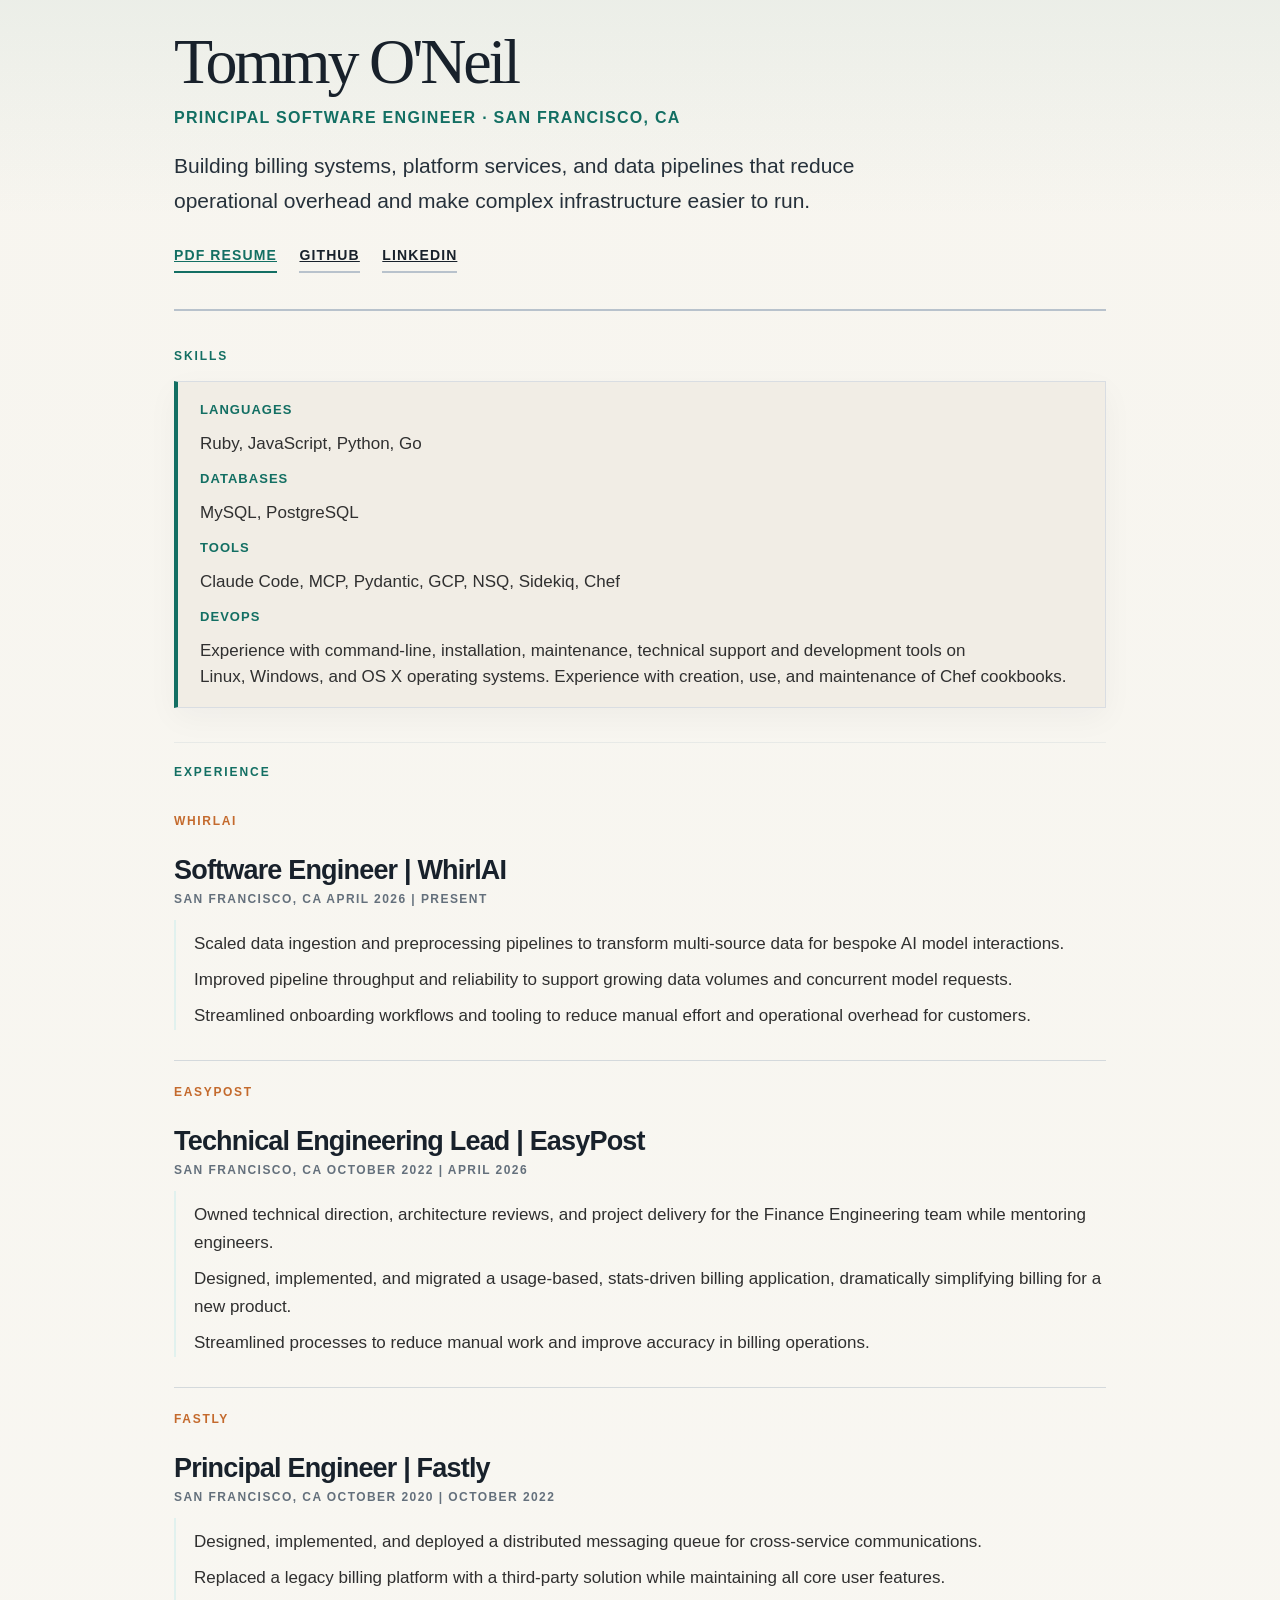
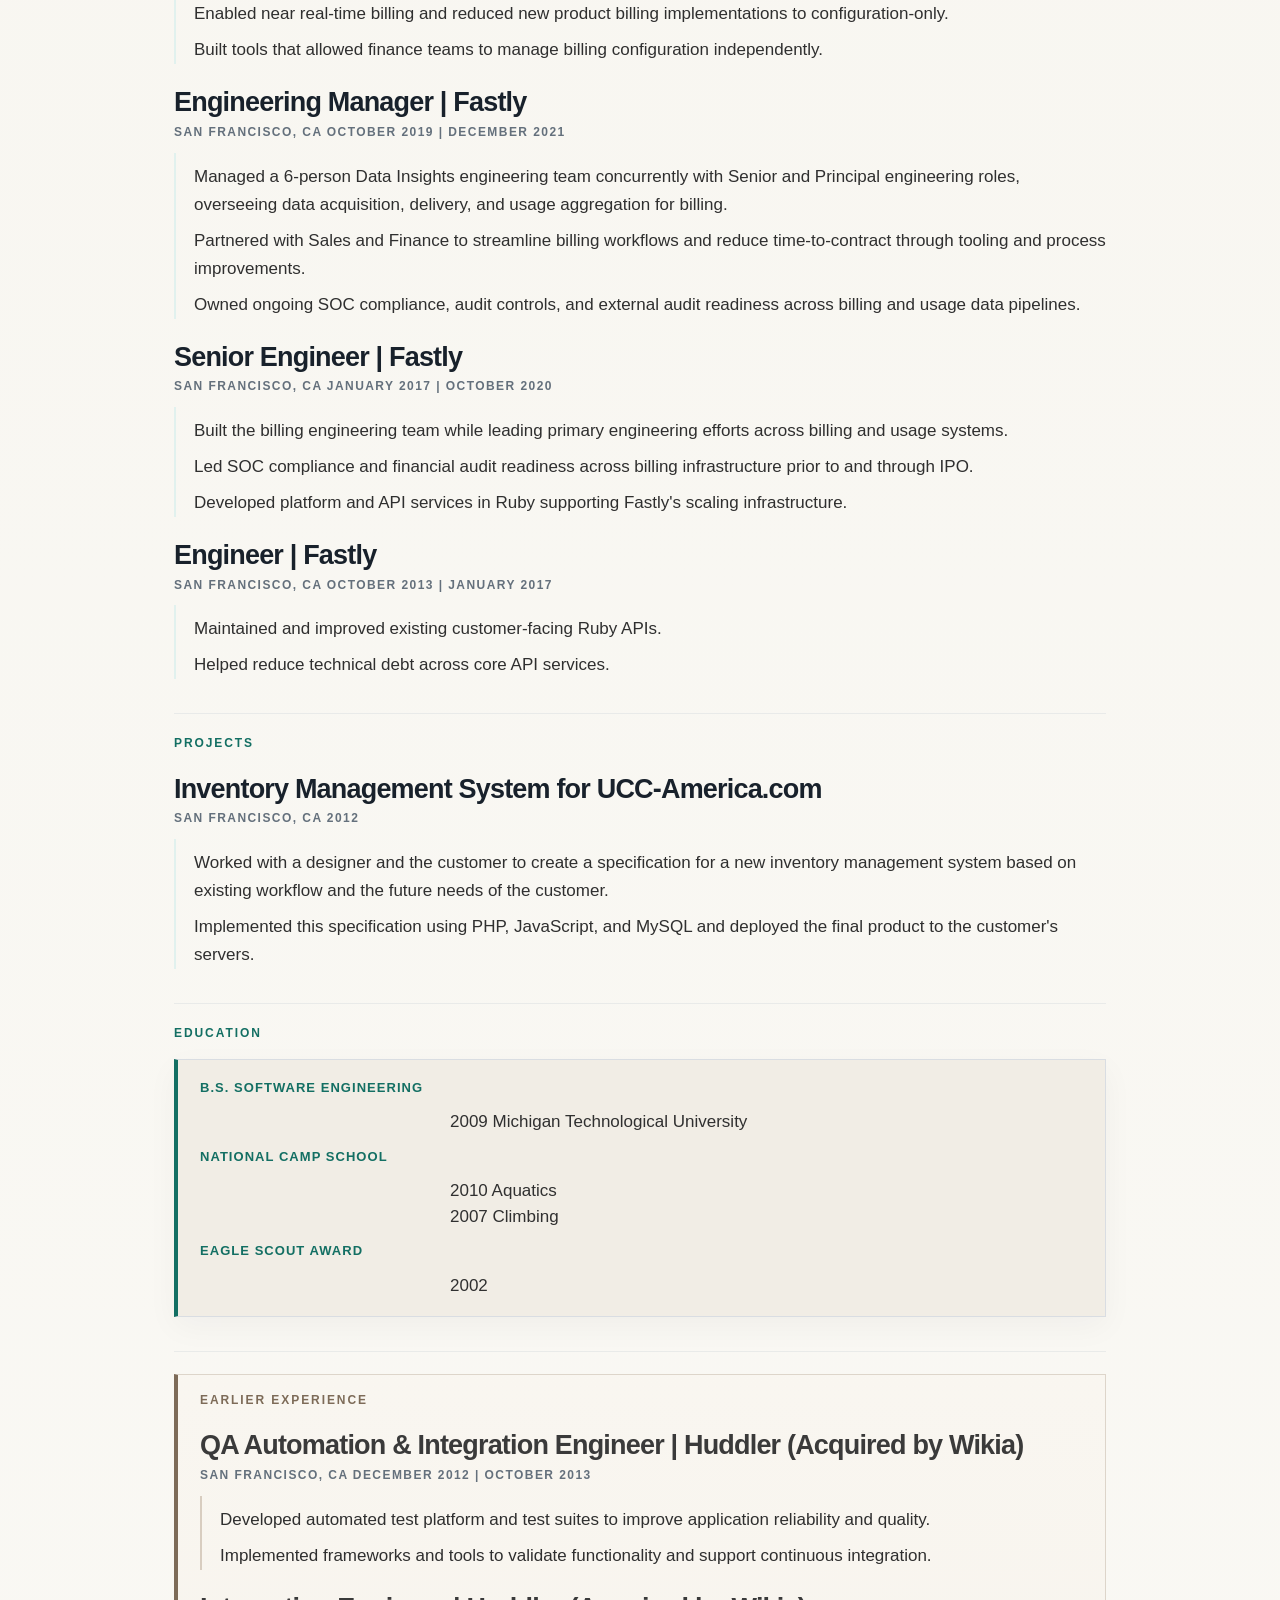
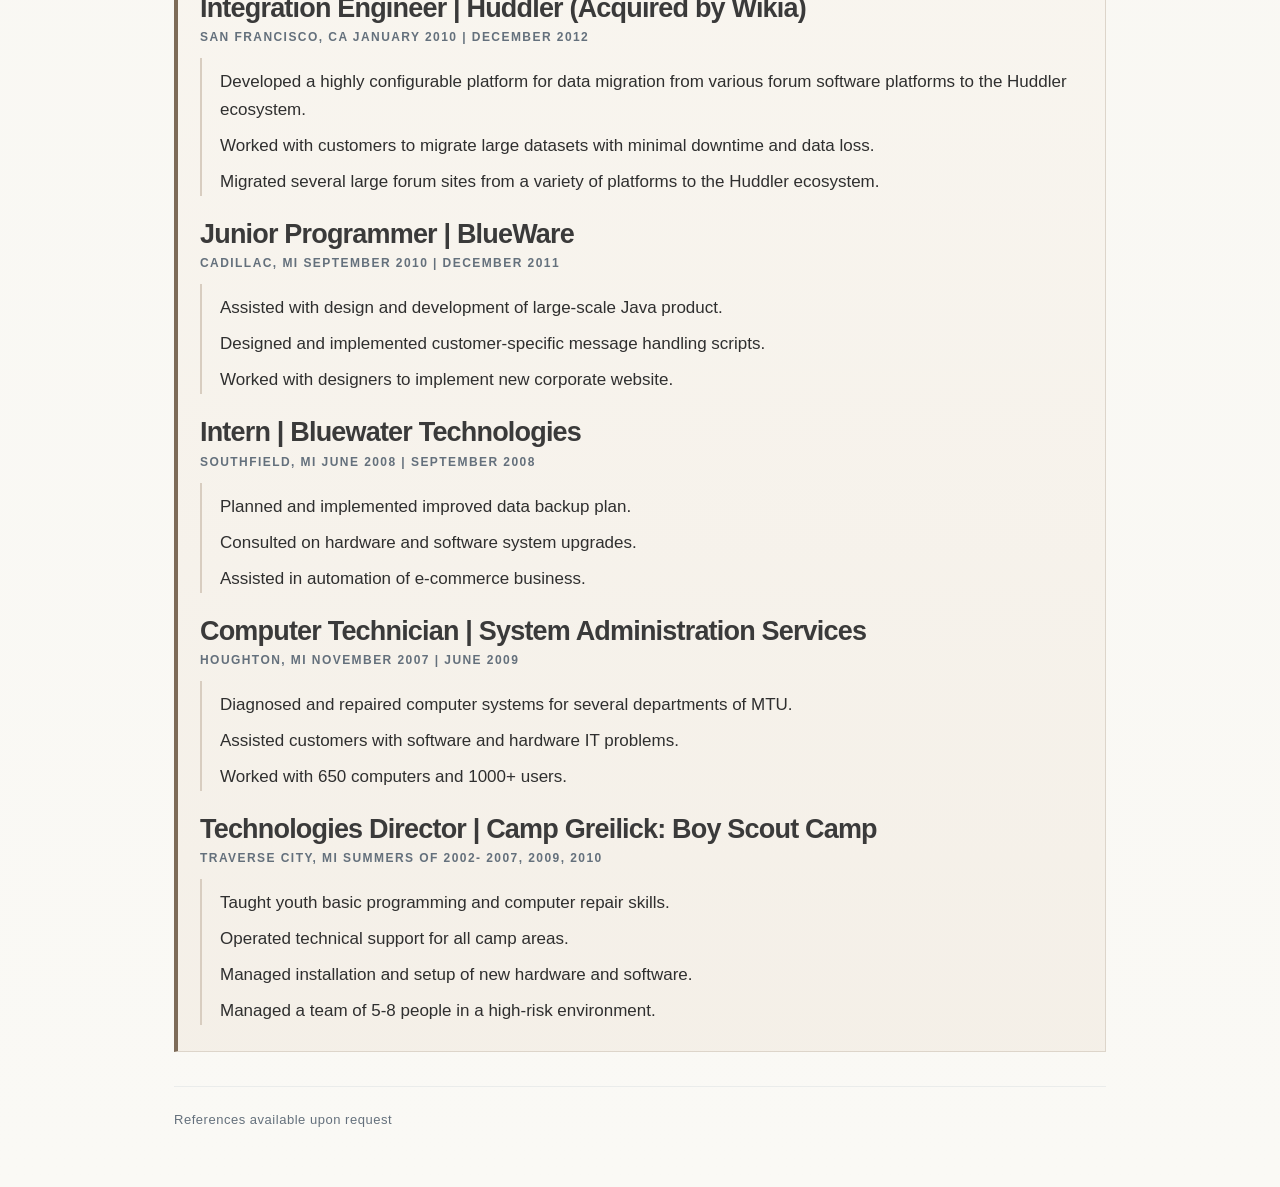
<file: index.html>
<html>
  <head>
    <meta charset="utf-8">
    <meta name="viewport" content="width=device-width, initial-scale=1.0">
    <meta name="theme-color" content="#132238">
    <link rel="stylesheet" href="bootstrap-5.3.8-dist/css/bootstrap.min.css">
    <link rel="stylesheet" href="css/main.css">
    <title>Thomas O'Neil - Resume</title>
  </head>
  <body>
    <main class="resume-shell">
      <header class="page-intro">
        <h1>Tommy O'Neil</h1>
        <p class="role-line">Principal Software Engineer · San Francisco, CA</p>
        <p class="intro-summary">Building billing systems, platform services, and data pipelines that reduce operational overhead and make complex infrastructure easier to run.</p>
        <ul class="intro-links">
          <li><a class="primary-link" href="tommy-resume.pdf" download>PDF Resume</a></li>
          <li><a href="https://github.com/alieander">GitHub</a></li>
          <li><a href="http://www.linkedin.com/in/thomasaoneil">LinkedIn</a></li>
        </ul>
      </header>

      <div class="resume-content">
        <section>
          <h2 class="section-title">Skills</h2>
          <dl class="skill-list">
              <dt>Languages</dt><dd>Ruby, JavaScript, Python, Go</dd>
              <dt>Databases</dt><dd>MySQL, PostgreSQL</dd>
              <dt>Tools</dt><dd>Claude Code, MCP, Pydantic, GCP, NSQ, Sidekiq, Chef</dd>
              <dt>DevOps</dt><dd>Experience with command-line, installation, maintenance, technical support and development tools on<br />
              Linux, Windows, and OS X operating systems. Experience with creation, use, and maintenance of Chef cookbooks.</dd>
          </dl>
        </section>

        <hr class="section-divider" />

        <section>
          <h2 class="section-title">Experience</h2>
            <div class="company-group">
              <p class="company-label">WhirlAI</p>
              <h3>Software Engineer | WhirlAI</h3>
              <p class="job-meta">San Francisco, CA   April 2026 | Present</p>
              <blockquote>
                <p>Scaled data ingestion and preprocessing pipelines to transform multi-source data for bespoke AI model interactions.</p>
                <p>Improved pipeline throughput and reliability to support growing data volumes and concurrent model requests.</p>
                <p>Streamlined onboarding workflows and tooling to reduce manual effort and operational overhead for customers.</p>
              </blockquote>
            </div>

            <div class="company-group">
              <p class="company-label">EasyPost</p>
              <h3>Technical Engineering Lead | EasyPost</h3>
              <p class="job-meta">San Francisco, CA   October 2022 | April 2026</p>
              <blockquote>
                <p>Owned technical direction, architecture reviews, and project delivery for the Finance Engineering team while mentoring engineers.</p>
                <p>Designed, implemented, and migrated a usage-based, stats-driven billing application, dramatically simplifying billing for a new product.</p>
                <p>Streamlined processes to reduce manual work and improve accuracy in billing operations.</p>
              </blockquote>
            </div>

            <div class="company-group">
              <p class="company-label">Fastly</p>
              <h3>Principal Engineer | Fastly</h3>
              <p class="job-meta">San Francisco, CA   October 2020 | October 2022</p>
              <blockquote>
                <p>Designed, implemented, and deployed a distributed messaging queue for cross-service communications.</p>
                <p>Replaced a legacy billing platform with a third-party solution while maintaining all core user features.</p>
                <p>Enabled near real-time billing and reduced new product billing implementations to configuration-only.</p>
                <p>Built tools that allowed finance teams to manage billing configuration independently.</p>
              </blockquote>

              <h3>Engineering Manager | Fastly</h3>
              <p class="job-meta">San Francisco, CA   October 2019 | December 2021</p>
              <blockquote>
                <p>Managed a 6-person Data Insights engineering team concurrently with Senior and Principal engineering roles, overseeing data acquisition, delivery, and usage aggregation for billing.</p>
                <p>Partnered with Sales and Finance to streamline billing workflows and reduce time-to-contract through tooling and process improvements.</p>
                <p>Owned ongoing SOC compliance, audit controls, and external audit readiness across billing and usage data pipelines.</p>
              </blockquote>

              <h3>Senior Engineer | Fastly</h3>
              <p class="job-meta">San Francisco, CA   January 2017 | October 2020</p>
              <blockquote>
                <p>Built the billing engineering team while leading primary engineering efforts across billing and usage systems.</p>
                <p>Led SOC compliance and financial audit readiness across billing infrastructure prior to and through IPO.</p>
                <p>Developed platform and API services in Ruby supporting Fastly's scaling infrastructure.</p>
              </blockquote>

              <h3>Engineer | Fastly</h3>
              <p class="job-meta">San Francisco, CA   October 2013 | January 2017</p>
              <blockquote>
                <p>Maintained and improved existing customer-facing Ruby APIs.</p>
                <p>Helped reduce technical debt across core API services.</p>
              </blockquote>
            </div>
        </section>

        <hr class="section-divider" />

        <section>
          <h2 class="section-title">Projects</h2>
          <h3>Inventory Management System for UCC-America.com</h3>
          <p class="job-meta">San Francisco, CA   2012</p>
          <blockquote>
            <p>Worked with a designer and the customer to create a specification for a new inventory management system based on existing workflow and the future needs of the customer.</p>
            <p>Implemented this specification using PHP, JavaScript, and MySQL and deployed the final product to the customer's servers.</p>
          </blockquote>
        </section>

        <hr class="section-divider" />

        <section>
          <h2 class="section-title">Education</h2>
          <dl class="skill-list education-list">
            <dt>B.S. Software Engineering</dt><dd>2009 Michigan Technological University</dd>
            <dt>National Camp School</dt><dd>2010 Aquatics<br />2007 Climbing</dd>
            <dt>Eagle Scout Award</dt><dd>2002</dd>
          </dl>
        </section>

        <hr class="section-divider d-print-none" />

        <section class="oldnews">
          <h2 class="section-title oldnews-title">Earlier Experience</h2>
          <h3>QA Automation &amp; Integration Engineer | Huddler (Acquired by Wikia)</h3>
          <p class="job-meta">San Francisco, CA   December 2012 | October 2013</p>
          <blockquote>
            <p>Developed automated test platform and test suites to improve application reliability and quality.</p>
            <p>Implemented frameworks and tools to validate functionality and support continuous integration.</p>
          </blockquote>

          <h3>Integration Engineer | Huddler (Acquired by Wikia)</h3>
          <p class="job-meta">San Francisco, CA   January 2010 | December 2012</p>
          <blockquote>
            <p>Developed a highly configurable platform for data migration from various forum software platforms to the Huddler ecosystem.</p>
            <p>Worked with customers to migrate large datasets with minimal downtime and data loss.</p>
            <p>Migrated several large forum sites from a variety of platforms to the Huddler ecosystem.</p>
          </blockquote>

          <h3>Junior Programmer | BlueWare</h3>
          <p class="job-meta">Cadillac, MI   September 2010 | December 2011</p>
          <blockquote>
            <p>Assisted with design and development of large-scale Java product.</p>
            <p>Designed and implemented customer-specific message handling scripts.</p>
            <p>Worked with designers to implement new corporate website.</p>
          </blockquote>

          <h3>Intern | Bluewater Technologies</h3>
          <p class="job-meta">Southfield, MI   June 2008 | September 2008</p>
          <blockquote>
            <p>Planned and implemented improved data backup plan.</p>
            <p>Consulted on hardware and software system upgrades.</p>
            <p>Assisted in automation of e-commerce business.</p>
          </blockquote>

          <h3>Computer Technician | System Administration Services</h3>
          <p class="job-meta">Houghton, MI   November 2007 | June 2009</p>
          <blockquote>
            <p>Diagnosed and repaired computer systems for several departments of MTU.</p>
            <p>Assisted customers with software and hardware IT problems.</p>
            <p>Worked with 650 computers and 1000+ users.</p>
          </blockquote>

          <h3>Technologies Director | Camp Greilick: Boy Scout Camp</h3>
          <p class="job-meta">Traverse City, MI   Summers of 2002- 2007, 2009, 2010</p>
          <blockquote>
            <p>Taught youth basic programming and computer repair skills.</p>
            <p>Operated technical support for all camp areas.</p>
            <p>Managed installation and setup of new hardware and software.</p>
            <p>Managed a team of 5-8 people in a high-risk environment.</p>
          </blockquote>
        </section>

        <hr class="section-divider" />

        <footer>
          <small class="closing-note">References available upon request</small>
        </footer>
      </div>
    </main>

    <!--JS-->
    <script type="text/javascript" src="bootstrap-5.3.8-dist/js/bootstrap.bundle.min.js"></script>
    <!--JS-->
  </body>
</html>
</file>
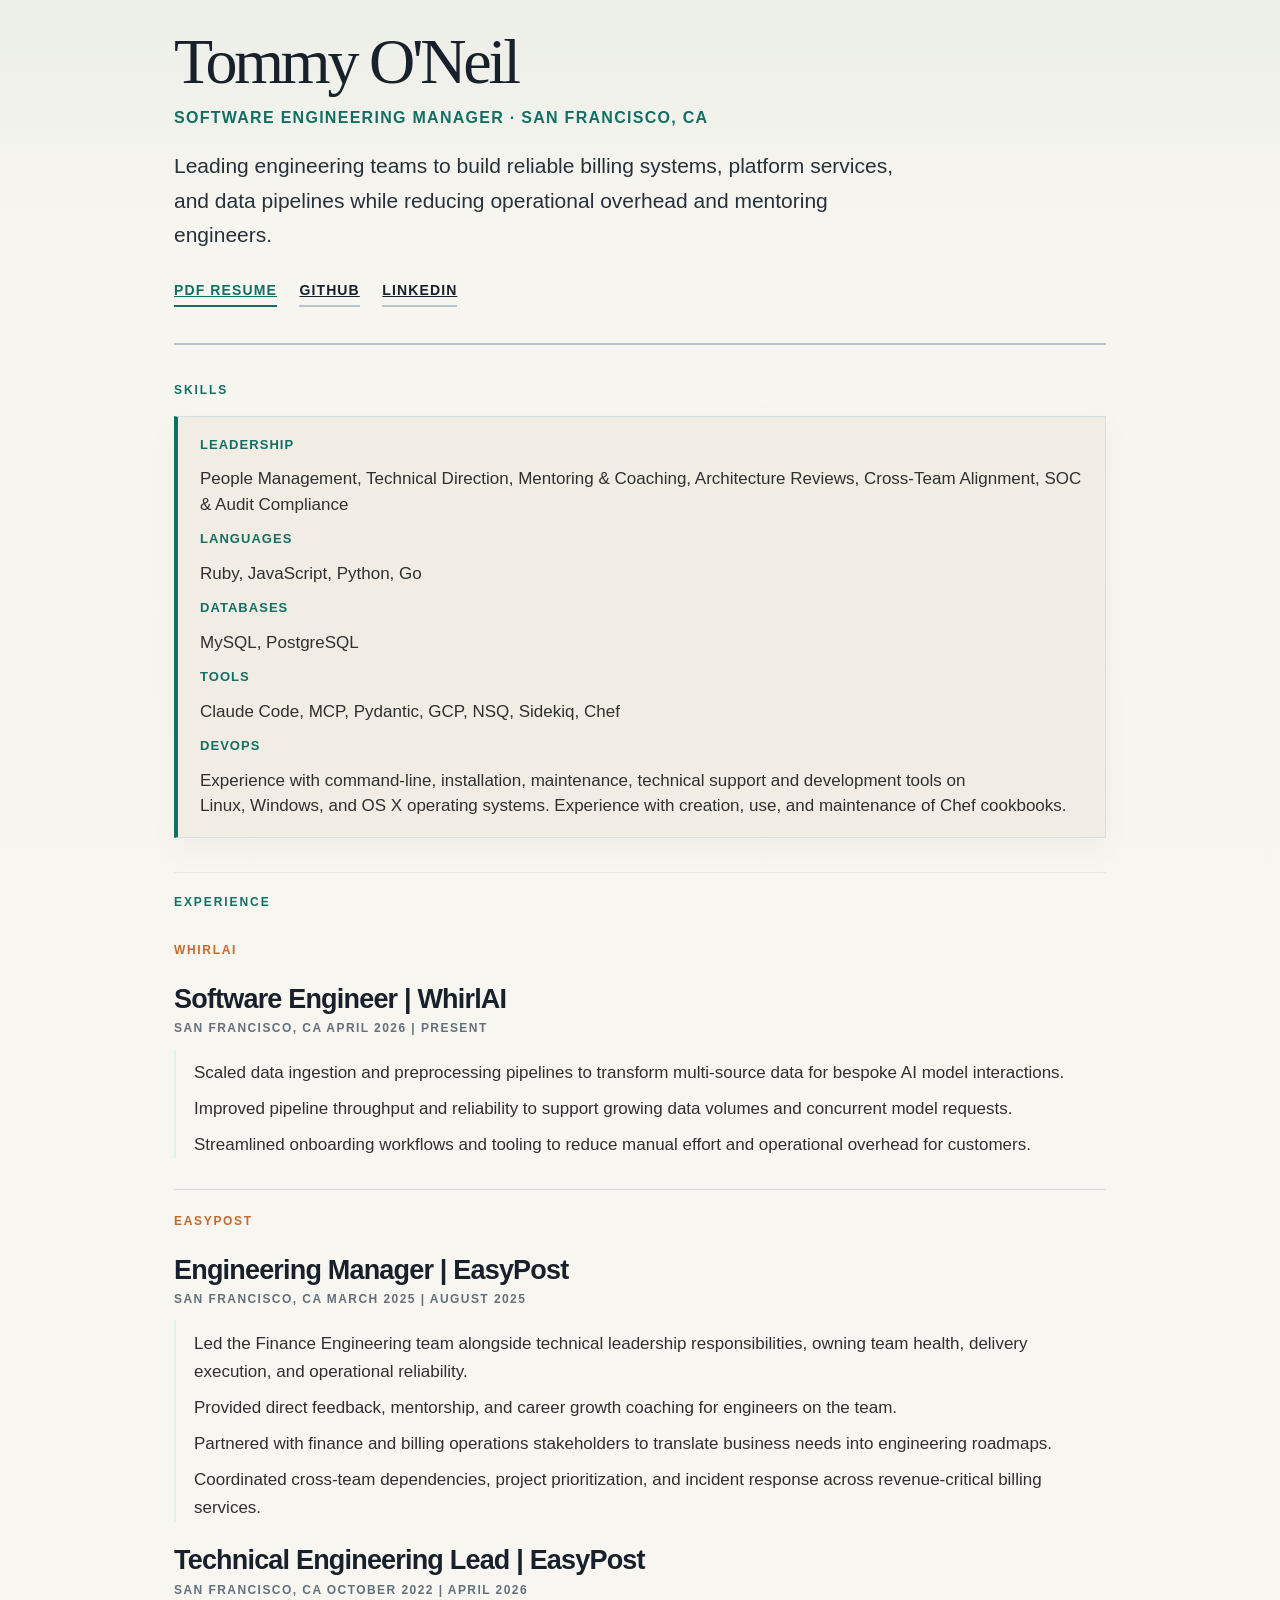
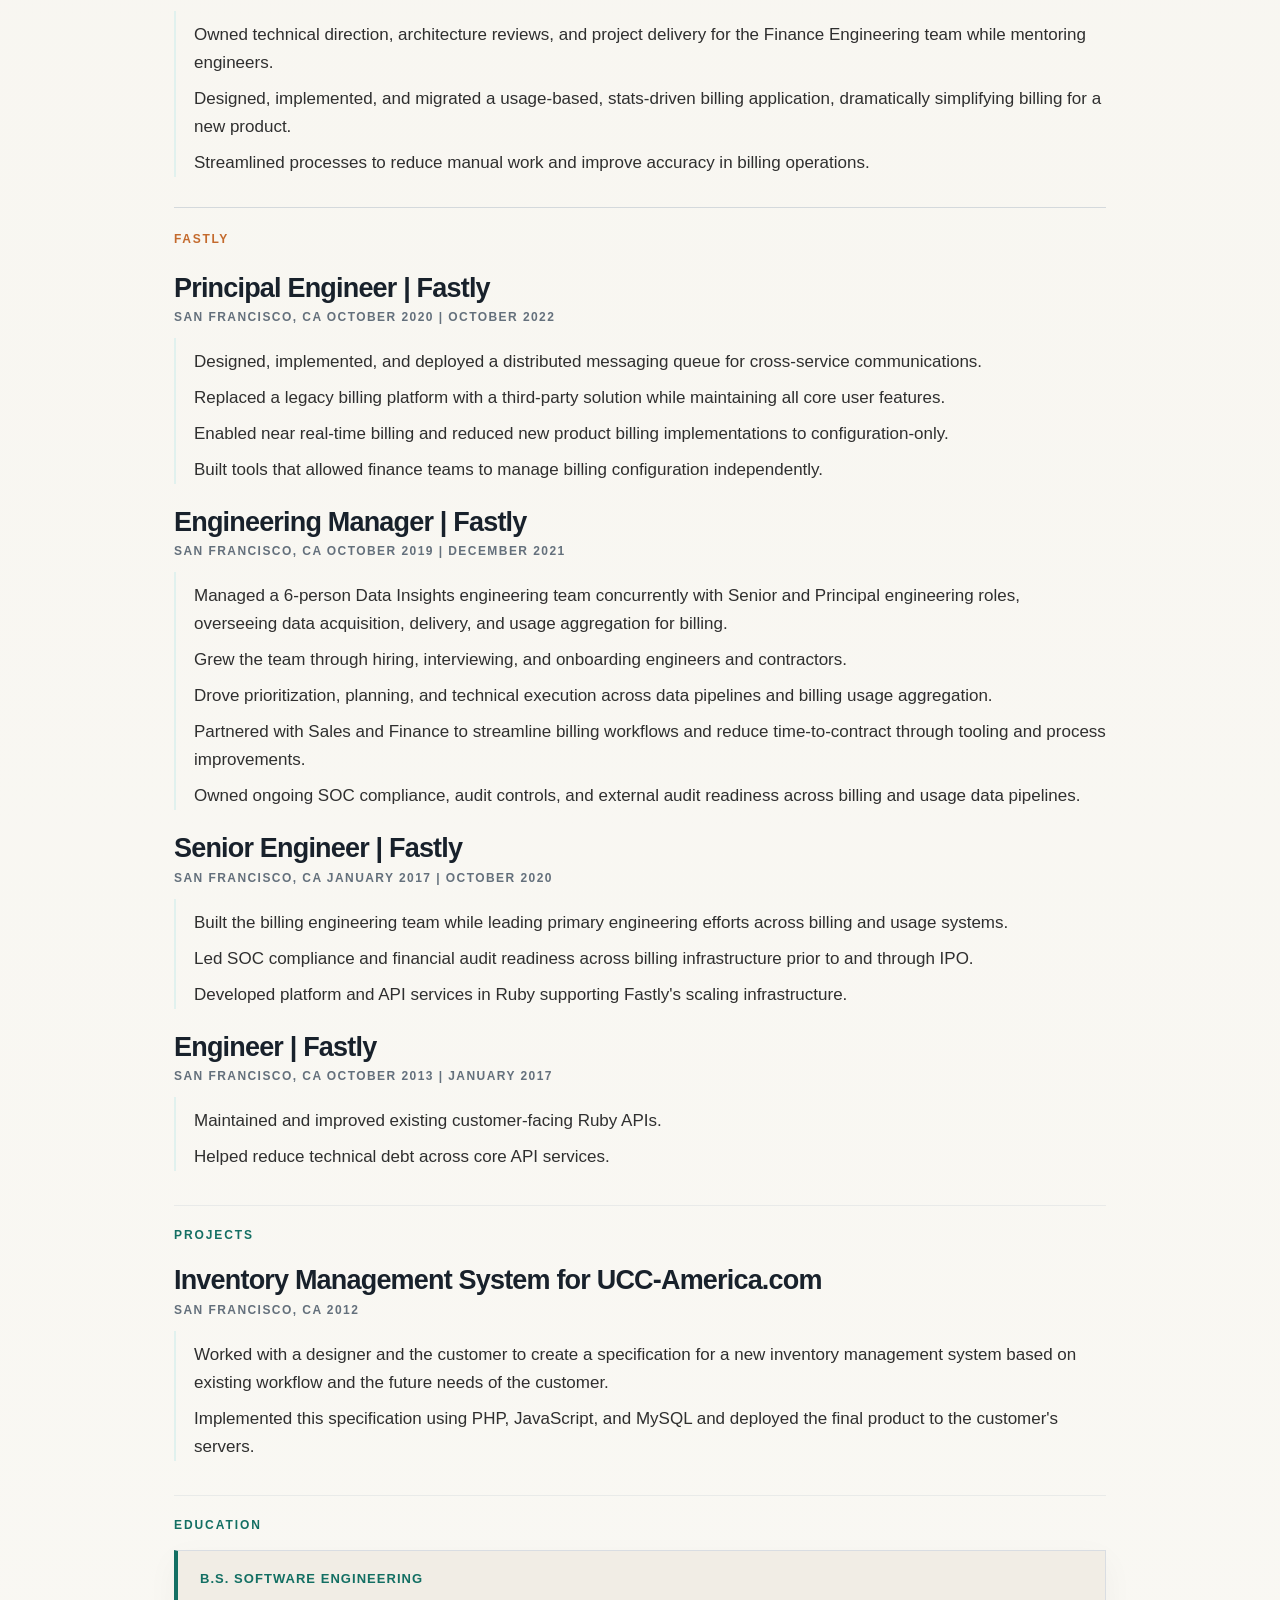
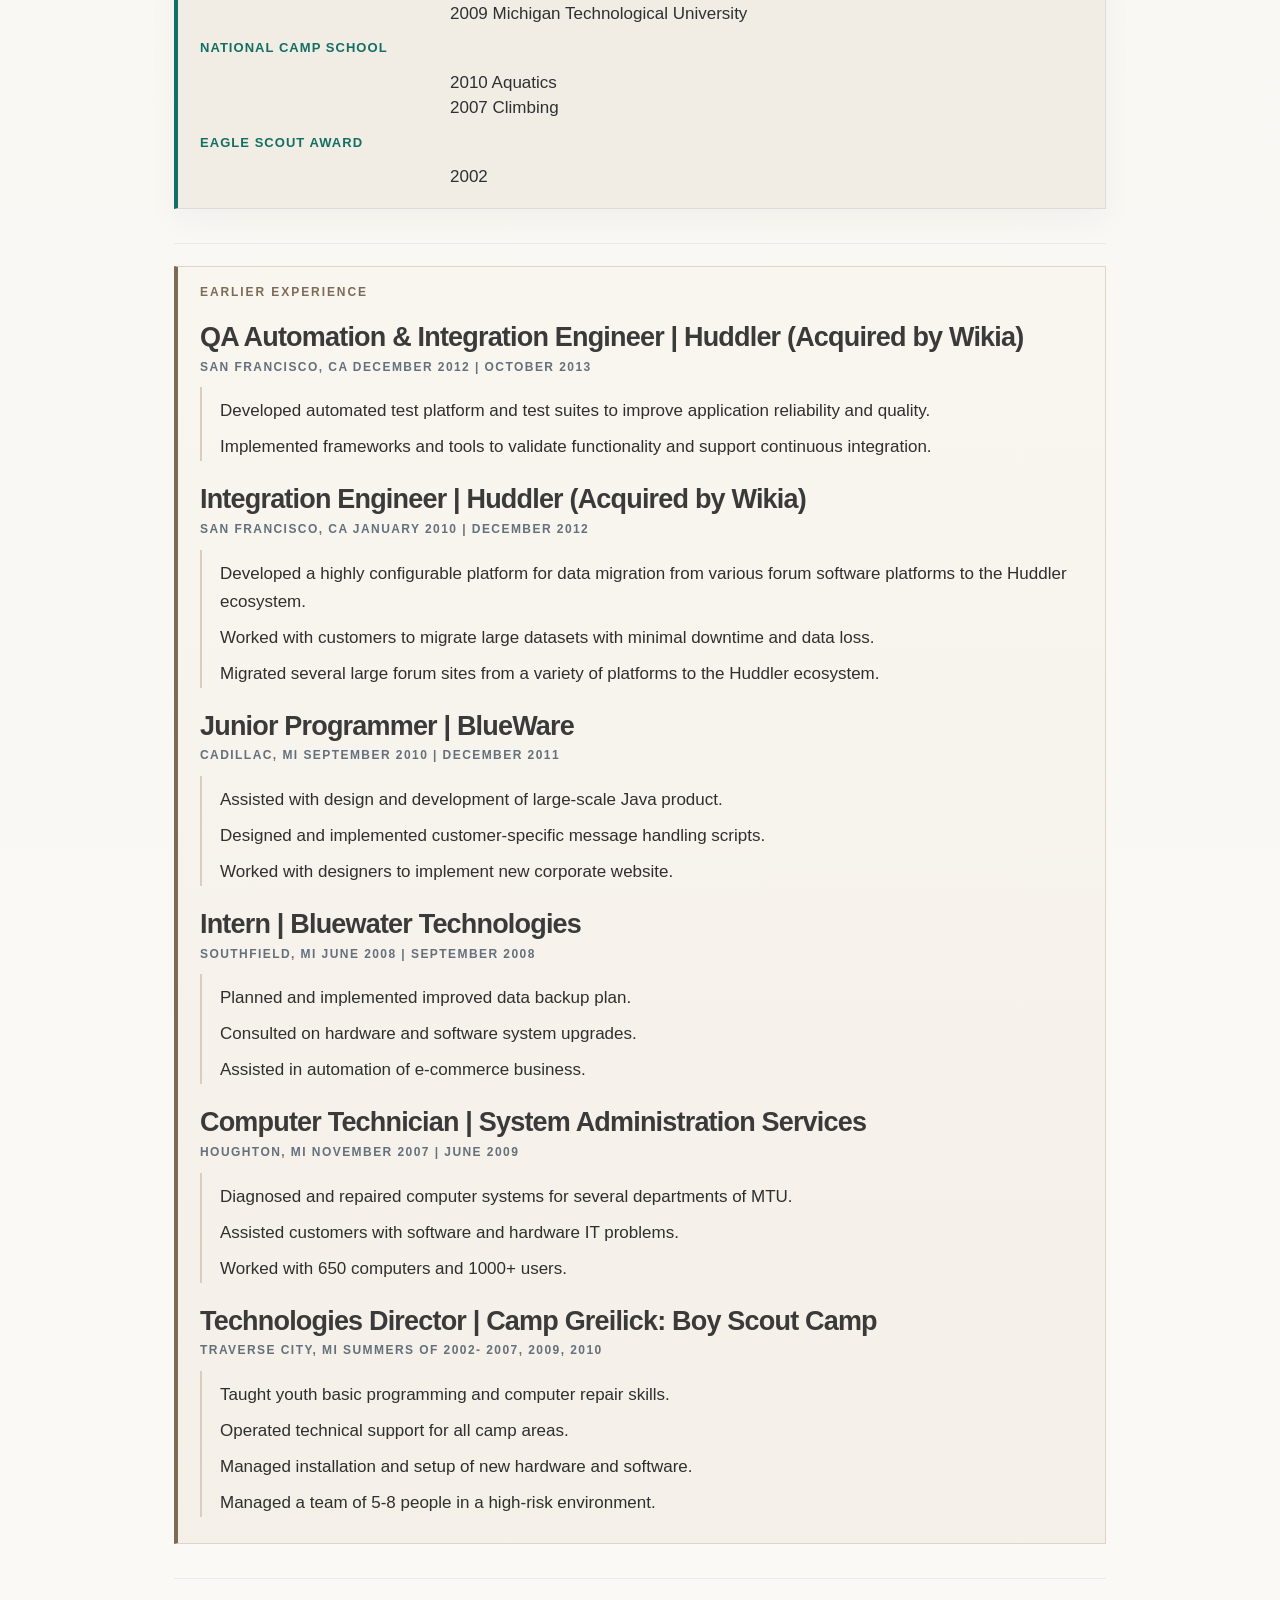
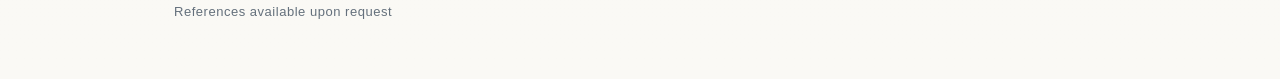
<file: manager/index.html>
<html>
  <head>
    <meta charset="utf-8">
    <meta name="viewport" content="width=device-width, initial-scale=1.0">
    <meta name="theme-color" content="#132238">
    <link rel="stylesheet" href="/bootstrap-5.3.8-dist/css/bootstrap.min.css">
    <link rel="stylesheet" href="/css/main.css">
    <title>Thomas O'Neil - Resume</title>
  </head>
  <body>
    <main class="resume-shell">
      <header class="page-intro">
        <h1>Tommy O'Neil</h1>
        <p class="role-line">Software Engineering Manager · San Francisco, CA</p>
        <p class="intro-summary">Leading engineering teams to build reliable billing systems, platform services, and data pipelines while reducing operational overhead and mentoring engineers.</p>
        <ul class="intro-links">
          <li><a class="primary-link" href="/tommy-manager-resume.pdf" download>PDF Resume</a></li>
          <li><a href="https://github.com/alieander">GitHub</a></li>
          <li><a href="http://www.linkedin.com/in/thomasaoneil">LinkedIn</a></li>
        </ul>
      </header>

      <div class="resume-content">
        <section>
          <h2 class="section-title">Skills</h2>
          <dl class="skill-list">
              <dt>Leadership</dt><dd>People Management, Technical Direction, Mentoring &amp; Coaching, Architecture Reviews, Cross-Team Alignment, SOC &amp; Audit Compliance</dd>
              <dt>Languages</dt><dd>Ruby, JavaScript, Python, Go</dd>
              <dt>Databases</dt><dd>MySQL, PostgreSQL</dd>
              <dt>Tools</dt><dd>Claude Code, MCP, Pydantic, GCP, NSQ, Sidekiq, Chef</dd>
              <dt>DevOps</dt><dd>Experience with command-line, installation, maintenance, technical support and development tools on<br />
              Linux, Windows, and OS X operating systems. Experience with creation, use, and maintenance of Chef cookbooks.</dd>
          </dl>
        </section>

        <hr class="section-divider" />

        <section>
          <h2 class="section-title">Experience</h2>
            <div class="company-group">
              <p class="company-label">WhirlAI</p>
              <h3>Software Engineer | WhirlAI</h3>
              <p class="job-meta">San Francisco, CA   April 2026 | Present</p>
              <blockquote>
                <p>Scaled data ingestion and preprocessing pipelines to transform multi-source data for bespoke AI model interactions.</p>
                <p>Improved pipeline throughput and reliability to support growing data volumes and concurrent model requests.</p>
                <p>Streamlined onboarding workflows and tooling to reduce manual effort and operational overhead for customers.</p>
              </blockquote>
            </div>

            <div class="company-group">
              <p class="company-label">EasyPost</p>
              <h3>Engineering Manager | EasyPost</h3>
              <p class="job-meta">San Francisco, CA   March 2025 | August 2025</p>
              <blockquote>
                <p>Led the Finance Engineering team alongside technical leadership responsibilities, owning team health, delivery execution, and operational reliability.</p>
                <p>Provided direct feedback, mentorship, and career growth coaching for engineers on the team.</p>
                <p>Partnered with finance and billing operations stakeholders to translate business needs into engineering roadmaps.</p>
                <p>Coordinated cross-team dependencies, project prioritization, and incident response across revenue-critical billing services.</p>
              </blockquote>

              <h3>Technical Engineering Lead | EasyPost</h3>
              <p class="job-meta">San Francisco, CA   October 2022 | April 2026</p>
              <blockquote>
                <p>Owned technical direction, architecture reviews, and project delivery for the Finance Engineering team while mentoring engineers.</p>
                <p>Designed, implemented, and migrated a usage-based, stats-driven billing application, dramatically simplifying billing for a new product.</p>
                <p>Streamlined processes to reduce manual work and improve accuracy in billing operations.</p>
              </blockquote>
            </div>

            <div class="company-group">
              <p class="company-label">Fastly</p>
              <h3>Principal Engineer | Fastly</h3>
              <p class="job-meta">San Francisco, CA   October 2020 | October 2022</p>
              <blockquote>
                <p>Designed, implemented, and deployed a distributed messaging queue for cross-service communications.</p>
                <p>Replaced a legacy billing platform with a third-party solution while maintaining all core user features.</p>
                <p>Enabled near real-time billing and reduced new product billing implementations to configuration-only.</p>
                <p>Built tools that allowed finance teams to manage billing configuration independently.</p>
              </blockquote>

              <h3>Engineering Manager | Fastly</h3>
              <p class="job-meta">San Francisco, CA   October 2019 | December 2021</p>
              <blockquote>
                <p>Managed a 6-person Data Insights engineering team concurrently with Senior and Principal engineering roles, overseeing data acquisition, delivery, and usage aggregation for billing.</p>
                <p>Grew the team through hiring, interviewing, and onboarding engineers and contractors.</p>
                <p>Drove prioritization, planning, and technical execution across data pipelines and billing usage aggregation.</p>
                <p>Partnered with Sales and Finance to streamline billing workflows and reduce time-to-contract through tooling and process improvements.</p>
                <p>Owned ongoing SOC compliance, audit controls, and external audit readiness across billing and usage data pipelines.</p>
              </blockquote>

              <h3>Senior Engineer | Fastly</h3>
              <p class="job-meta">San Francisco, CA   January 2017 | October 2020</p>
              <blockquote>
                <p>Built the billing engineering team while leading primary engineering efforts across billing and usage systems.</p>
                <p>Led SOC compliance and financial audit readiness across billing infrastructure prior to and through IPO.</p>
                <p>Developed platform and API services in Ruby supporting Fastly's scaling infrastructure.</p>
              </blockquote>

              <h3>Engineer | Fastly</h3>
              <p class="job-meta">San Francisco, CA   October 2013 | January 2017</p>
              <blockquote>
                <p>Maintained and improved existing customer-facing Ruby APIs.</p>
                <p>Helped reduce technical debt across core API services.</p>
              </blockquote>
            </div>
        </section>

        <hr class="section-divider" />

        <section>
          <h2 class="section-title">Projects</h2>
          <h3>Inventory Management System for UCC-America.com</h3>
          <p class="job-meta">San Francisco, CA   2012</p>
          <blockquote>
            <p>Worked with a designer and the customer to create a specification for a new inventory management system based on existing workflow and the future needs of the customer.</p>
            <p>Implemented this specification using PHP, JavaScript, and MySQL and deployed the final product to the customer's servers.</p>
          </blockquote>
        </section>

        <hr class="section-divider" />

        <section>
          <h2 class="section-title">Education</h2>
          <dl class="skill-list education-list">
            <dt>B.S. Software Engineering</dt><dd>2009 Michigan Technological University</dd>
            <dt>National Camp School</dt><dd>2010 Aquatics<br />2007 Climbing</dd>
            <dt>Eagle Scout Award</dt><dd>2002</dd>
          </dl>
        </section>

        <hr class="section-divider d-print-none" />

        <section class="oldnews">
          <h2 class="section-title oldnews-title">Earlier Experience</h2>
          <h3>QA Automation &amp; Integration Engineer | Huddler (Acquired by Wikia)</h3>
          <p class="job-meta">San Francisco, CA   December 2012 | October 2013</p>
          <blockquote>
            <p>Developed automated test platform and test suites to improve application reliability and quality.</p>
            <p>Implemented frameworks and tools to validate functionality and support continuous integration.</p>
          </blockquote>

          <h3>Integration Engineer | Huddler (Acquired by Wikia)</h3>
          <p class="job-meta">San Francisco, CA   January 2010 | December 2012</p>
          <blockquote>
            <p>Developed a highly configurable platform for data migration from various forum software platforms to the Huddler ecosystem.</p>
            <p>Worked with customers to migrate large datasets with minimal downtime and data loss.</p>
            <p>Migrated several large forum sites from a variety of platforms to the Huddler ecosystem.</p>
          </blockquote>

          <h3>Junior Programmer | BlueWare</h3>
          <p class="job-meta">Cadillac, MI   September 2010 | December 2011</p>
          <blockquote>
            <p>Assisted with design and development of large-scale Java product.</p>
            <p>Designed and implemented customer-specific message handling scripts.</p>
            <p>Worked with designers to implement new corporate website.</p>
          </blockquote>

          <h3>Intern | Bluewater Technologies</h3>
          <p class="job-meta">Southfield, MI   June 2008 | September 2008</p>
          <blockquote>
            <p>Planned and implemented improved data backup plan.</p>
            <p>Consulted on hardware and software system upgrades.</p>
            <p>Assisted in automation of e-commerce business.</p>
          </blockquote>

          <h3>Computer Technician | System Administration Services</h3>
          <p class="job-meta">Houghton, MI   November 2007 | June 2009</p>
          <blockquote>
            <p>Diagnosed and repaired computer systems for several departments of MTU.</p>
            <p>Assisted customers with software and hardware IT problems.</p>
            <p>Worked with 650 computers and 1000+ users.</p>
          </blockquote>

          <h3>Technologies Director | Camp Greilick: Boy Scout Camp</h3>
          <p class="job-meta">Traverse City, MI   Summers of 2002- 2007, 2009, 2010</p>
          <blockquote>
            <p>Taught youth basic programming and computer repair skills.</p>
            <p>Operated technical support for all camp areas.</p>
            <p>Managed installation and setup of new hardware and software.</p>
            <p>Managed a team of 5-8 people in a high-risk environment.</p>
          </blockquote>
        </section>

        <hr class="section-divider" />

        <footer>
          <small class="closing-note">References available upon request</small>
        </footer>
      </div>
    </main>

    <!--JS-->
    <script type="text/javascript" src="/bootstrap-5.3.8-dist/js/bootstrap.bundle.min.js"></script>
    <!--JS-->
  </body>
</html>
</file>
<file: css/main.css>
:root {
  --bg: #f7f5ef;
  --ink: #18212b;
  --muted: #64707c;
  --line: #d9dde2;
  --line-strong: #b8c2cc;
  --accent: #136f63;
  --accent-soft: #e1f1ee;
  --accent-warm: #c46a2d;
  --older-accent: #7d6b58;
}

@media screen {
  body {
    padding: 32px 0 56px;
    color: var(--ink);
    background:
      linear-gradient(180deg, rgba(19, 111, 99, 0.05), transparent 220px),
      linear-gradient(180deg, var(--bg) 0%, #faf9f5 100%);
    font-family: "Avenir Next", "Helvetica Neue", Helvetica, sans-serif;
    line-height: 1.65;
  }

  a {
    color: var(--accent);
    transition: opacity 160ms ease, color 160ms ease;
  }

  a:hover {
    color: var(--accent);
    opacity: 0.72;
    text-decoration: none;
  }

  .resume-shell {
    max-width: 980px;
    margin: 0 auto;
    padding: 0 24px;
  }

  .page-intro {
    margin: 0 0 38px;
    padding: 0 0 26px;
    border: 0;
    border-bottom: 2px solid var(--line-strong);
    border-radius: 0;
    background: transparent;
    box-shadow: none;
  }

  .page-intro h1 {
    margin: 0;
    color: var(--ink);
    font-family: Georgia, "Iowan Old Style", "Times New Roman", serif;
    font-size: 64px;
    line-height: 0.95;
    letter-spacing: -0.05em;
    text-shadow: none;
  }

  .role-line {
    margin: 12px 0 0;
    color: var(--accent);
    font-size: 16px;
    font-weight: 700;
    letter-spacing: 0.08em;
    text-transform: uppercase;
  }

  .intro-summary {
    max-width: 720px;
    margin: 18px 0 0;
    color: #26313b;
    font-size: 21px;
    font-weight: 400;
  }

  .intro-links {
    margin: 18px 0 0;
    padding-left: 0;
    list-style: none;
  }

  .intro-links li {
    display: inline-block;
    margin: 0 18px 10px 0;
  }

  .intro-links a {
    display: inline-block;
    padding: 8px 0 3px;
    color: var(--ink);
    font-size: 14px;
    font-weight: 700;
    letter-spacing: 0.08em;
    text-transform: uppercase;
    border-bottom: 2px solid var(--line-strong);
    background: transparent;
    border-radius: 0;
  }

  .intro-links .primary-link {
    color: var(--accent);
    border-color: var(--accent);
    background: transparent;
  }

  .intro-links a:not(.primary-link):hover {
    border-color: var(--accent-warm);
  }

  .resume-content {
    padding: 0;
  }

  .section-title {
    margin: 0 0 18px;
    color: var(--accent);
    font-size: 12px;
    font-weight: 700;
    letter-spacing: 0.16em;
    text-transform: uppercase;
  }

  .section-divider {
    margin: 34px 0 22px;
    border-top: 1px solid var(--line-strong);
  }

  .company-group {
    position: relative;
    margin: 0 0 30px;
    padding-top: 14px;
  }

  .company-group + .company-group {
    border-top: 1px solid rgba(184, 194, 204, 0.55);
    padding-top: 22px;
  }

  .company-label {
    margin: 0 0 8px;
    color: var(--accent-warm);
    font-size: 12px;
    font-weight: 700;
    letter-spacing: 0.14em;
    text-transform: uppercase;
  }

  .skill-list {
    margin: 0;
    padding: 18px 22px 6px;
    border: 1px solid var(--line);
    border-left: 4px solid var(--accent);
    background: #f1ede5;
    box-shadow: 0 10px 30px rgba(24, 33, 43, 0.04);
  }

  .skill-list dt,
  .skill-list dd {
    margin-bottom: 12px;
    line-height: 1.5;
  }

  .skill-list dt {
    color: var(--accent);
    font-size: 13px;
    font-weight: 700;
    letter-spacing: 0.08em;
    text-transform: uppercase;
  }

  .skill-list dd {
    color: #303030;
    font-size: 17px;
    font-weight: 400;
  }

  .education-list dd {
    font-weight: 500;
  }

  .education-list dt {
    width: 230px;
  }

  .education-list dd {
    margin-left: 250px;
  }

  h3,
  .job-meta,
  blockquote {
    margin: 0;
    padding: 0;
    border: 0;
    background: transparent;
    box-shadow: none;
    border-radius: 0;
  }

  h3 {
    margin-top: 22px;
    color: var(--ink);
    font-size: 27px;
    line-height: 1.2;
    font-weight: 600;
    letter-spacing: -0.03em;
  }

  .job-meta {
    margin-top: 4px;
    color: var(--muted);
    font-size: 12px;
    font-weight: 700;
    letter-spacing: 0.12em;
    text-transform: uppercase;
  }

  blockquote {
    margin: 10px 0 18px;
    padding: 10px 0 0 18px;
    border-left: 2px solid var(--accent-soft);
  }

  blockquote p {
    margin-bottom: 8px;
    color: #2f2f2f;
    font-size: 17px;
  }

  blockquote p:last-child {
    margin-bottom: 0;
  }

  .oldnews {
    margin-top: 22px;
    padding: 18px 22px 8px;
    border: 1px solid #ddd5ca;
    border-left: 4px solid var(--older-accent);
    background: linear-gradient(180deg, rgba(249, 246, 240, 0.95), rgba(244, 239, 231, 0.95));
  }

  .oldnews-title {
    margin-bottom: 10px;
    color: var(--older-accent);
  }

  .oldnews h3 {
    color: #3a3a3a;
  }

  .oldnews blockquote {
    border-left-color: #d8cdc0;
  }

  .closing-note {
    display: block;
    margin-top: 8px;
    color: var(--muted);
    font-size: 13px;
    letter-spacing: 0.04em;
  }

  .modal-dialog {
    max-width: 580px;
  }

  .modal-content {
    border: 0;
    border-radius: 12px;
    background: transparent;
    overflow: hidden;
    box-shadow: 0 18px 48px rgba(24, 33, 43, 0.16);
  }

  .modal-header,
  .modal-body {
    padding-left: 24px;
    padding-right: 24px;
  }

  .modal-header {
    padding-top: 16px;
    padding-bottom: 14px;
    border-bottom: 1px solid rgba(255, 255, 255, 0.16);
    background: var(--accent);
    color: #f8f5ef;
  }

  .modal-header:first-child {
    border-top-left-radius: 12px;
    border-top-right-radius: 12px;
  }

  .modal-header + .modal-body {
    border-top: 0;
  }

  .modal-title {
    margin: 0;
    color: inherit;
    font-size: 16px;
    font-weight: 700;
    letter-spacing: 0.08em;
    text-transform: uppercase;
  }

  .modal-header .btn-close {
    margin: 0;
    padding: 0;
    font-size: 12px;
    opacity: 0.9;
    filter: invert(1) grayscale(1) brightness(200%);
    box-shadow: none;
  }

  .modal-body {
    padding-top: 16px;
    padding-bottom: 16px;
    color: var(--ink);
    font-size: 16px;
    background: #f4efe5;
    border-bottom: 1px solid rgba(184, 194, 204, 0.4);
  }

  .modal-body:last-child {
    border-bottom: 0;
    border-bottom-left-radius: 12px;
    border-bottom-right-radius: 12px;
  }

  .modal-body address {
    margin: 0;
    line-height: 1.7;
  }

  .modal-body a {
    color: var(--accent);
    font-weight: 600;
  }
}

@media screen and (max-width: 979px) {
  body {
    padding-top: 22px;
  }

  .resume-shell {
    padding: 0 18px;
  }

  .page-intro h1 {
    font-size: 52px;
  }

  .intro-summary {
    font-size: 19px;
  }

  .company-group + .company-group {
    padding-top: 18px;
  }
}

@media screen and (max-width: 767px) {
  body {
    padding: 12px 0 32px;
  }

  .resume-shell {
    padding: 0 14px;
  }

  .page-intro h1 {
    font-size: 40px;
  }

  .role-line {
    font-size: 13px;
    line-height: 1.5;
  }

  .intro-summary {
    font-size: 17px;
  }

  .company-label {
    margin-bottom: 6px;
    font-size: 11px;
  }

  .intro-links li {
    display: block;
    margin-right: 0;
  }

  .skill-list dt {
    float: none;
    width: auto;
    text-align: left;
  }

  .skill-list dd {
    margin-left: 0;
  }

  h3 {
    font-size: 23px;
  }

  .skill-list,
  .oldnews {
    padding-left: 16px;
    padding-right: 16px;
  }
}

@media print {
  @page {
    margin: 0.55in;
  }

  body {
    padding: 0;
    color: #000;
    background: #fff;
    font-family: Georgia, "Times New Roman", serif;
    line-height: 1.35;
  }

  .modal,
  .intro-links,
  .oldnews {
    display: none;
  }

  .resume-shell {
    max-width: none;
    width: auto;
    margin: 0;
    padding: 0;
  }

  .page-intro,
  .skill-list,
  h3,
  .job-meta,
  blockquote {
    padding: 0;
    border: 0;
    background: transparent;
    box-shadow: none;
  }

  .page-intro {
    margin: 0 0 8px;
    border-bottom: 1px solid #aaa;
    padding-bottom: 8px;
  }

  .page-intro h1 {
    margin-bottom: 4px;
    color: #000;
    font-size: 28pt;
    text-shadow: none;
  }

  .role-line,
  .intro-summary,
  .closing-note,
  .job-meta,
  blockquote p,
  .skill-list dd {
    color: #000;
  }

  .section-title {
    margin: 12px 0 6px;
    font-size: 10pt;
    letter-spacing: 0.12em;
  }

  .section-divider {
    margin: 8px 0 6px;
    border-top: 1px solid #aaa;
  }

  .company-group {
    margin-bottom: 10px;
    padding-top: 0;
  }

  .company-group + .company-group {
    border-top: 1px solid #cfcfcf;
    padding-top: 8px;
  }

  .company-label {
    margin: 0 0 4px;
    color: #000;
    font-size: 8pt;
    letter-spacing: 0.1em;
  }

  h3 {
    margin-top: 10px;
    font-size: 13pt;
    page-break-after: avoid;
  }

  .job-meta {
    margin-top: 2px;
    font-size: 8pt;
    letter-spacing: 0.08em;
  }

  blockquote {
    margin: 6px 0 8px;
    padding-left: 10px;
    border-left: 1px solid #bdbdbd;
    page-break-inside: avoid;
  }

  .oldnews {
    padding: 0;
    border: 0;
    background: transparent;
  }

  blockquote p,
  .modal-body {
    font-size: 9pt;
  }

  .skill-list dt {
    font-size: 8pt;
  }

  .skill-list dd {
    margin-bottom: 6px;
    font-size: 9pt;
  }

  .intro-summary {
    margin-top: 6px;
    font-size: 10pt;
  }

  .closing-note {
    margin-top: 4px;
    font-size: 8pt;
  }
}
</file>
